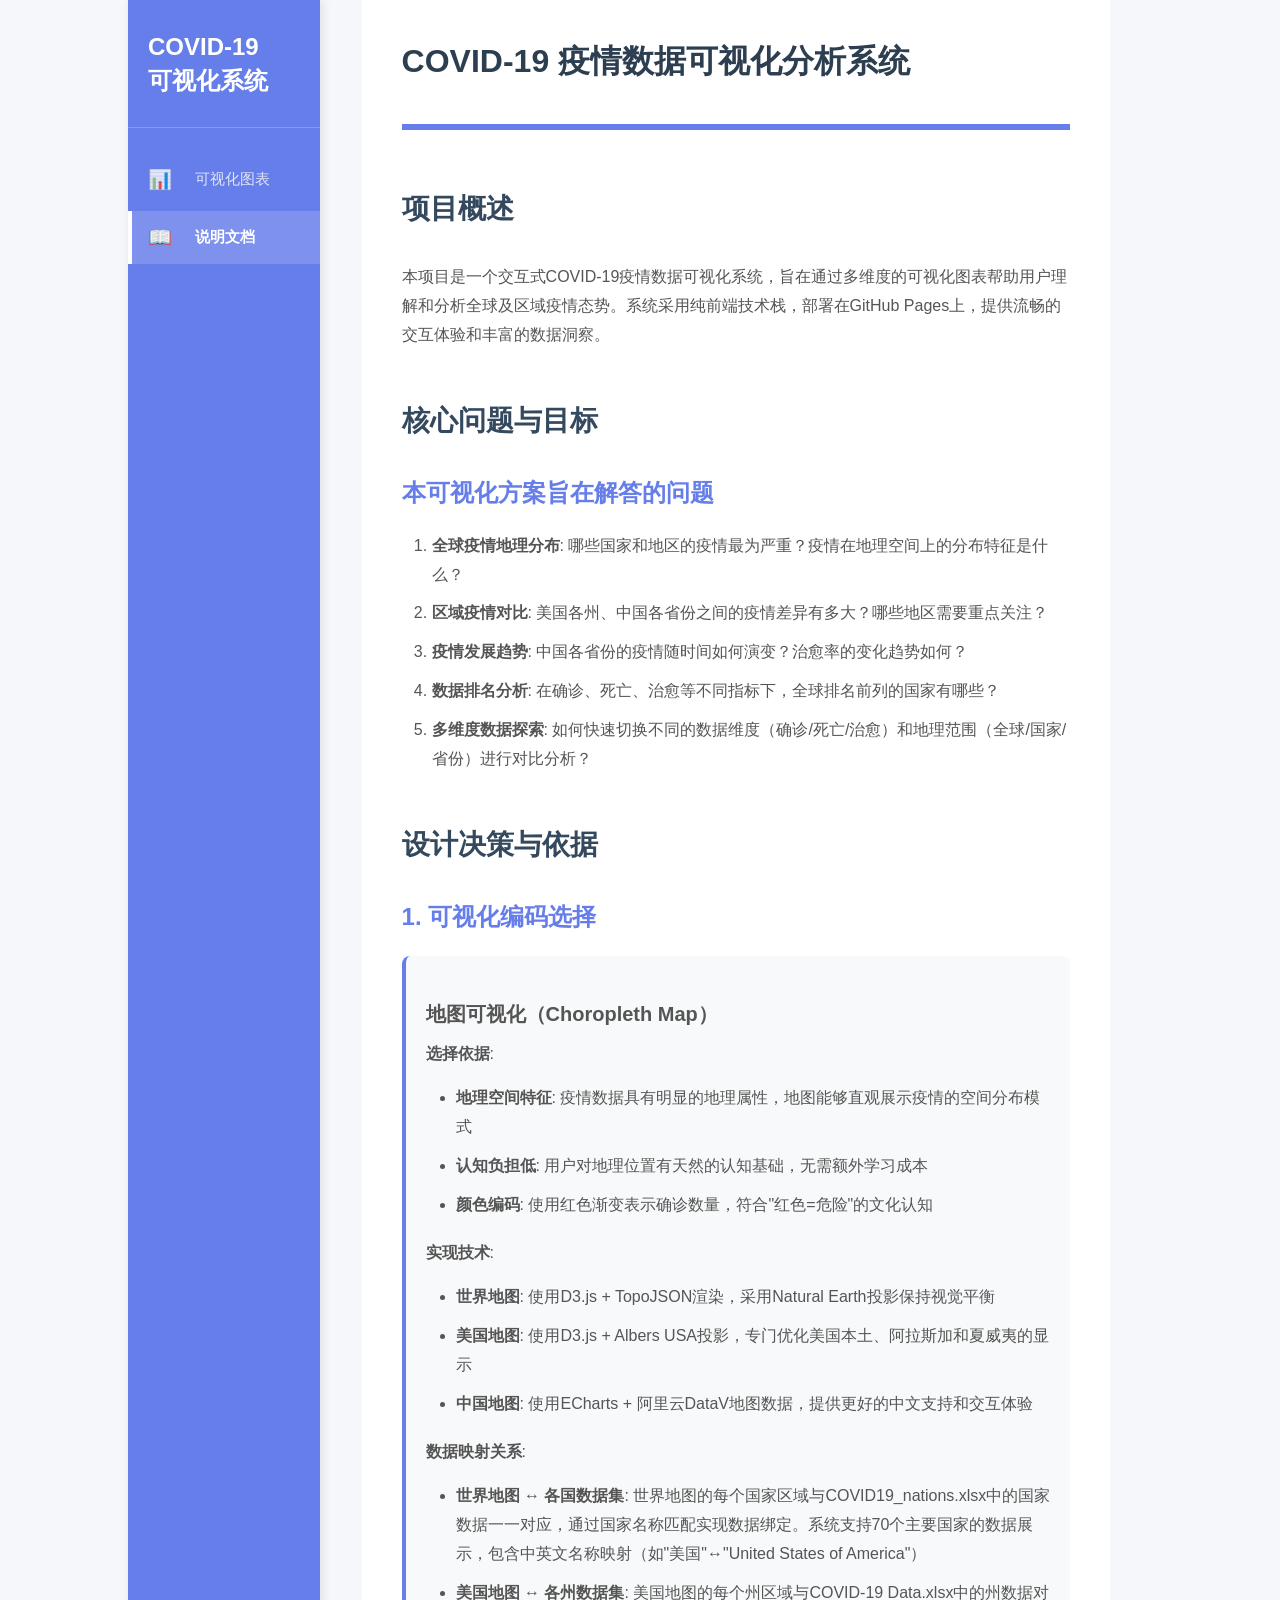
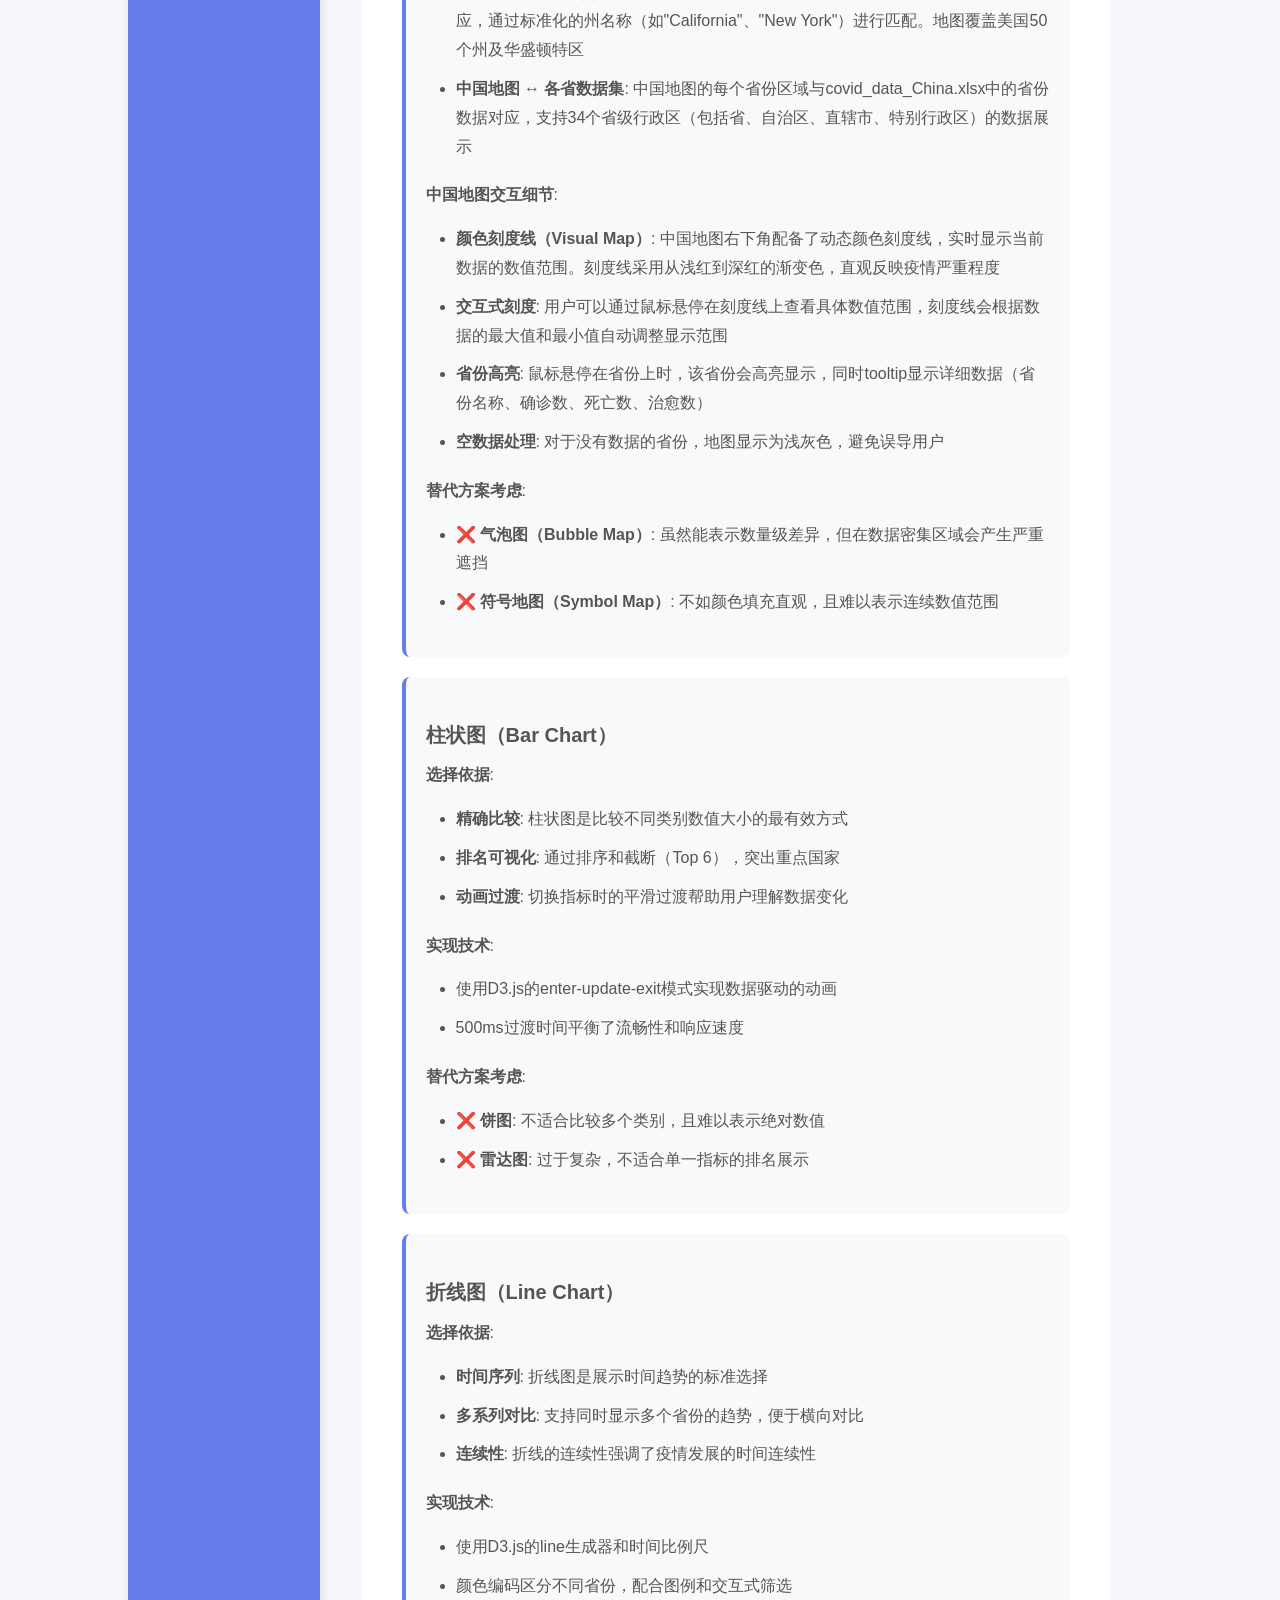
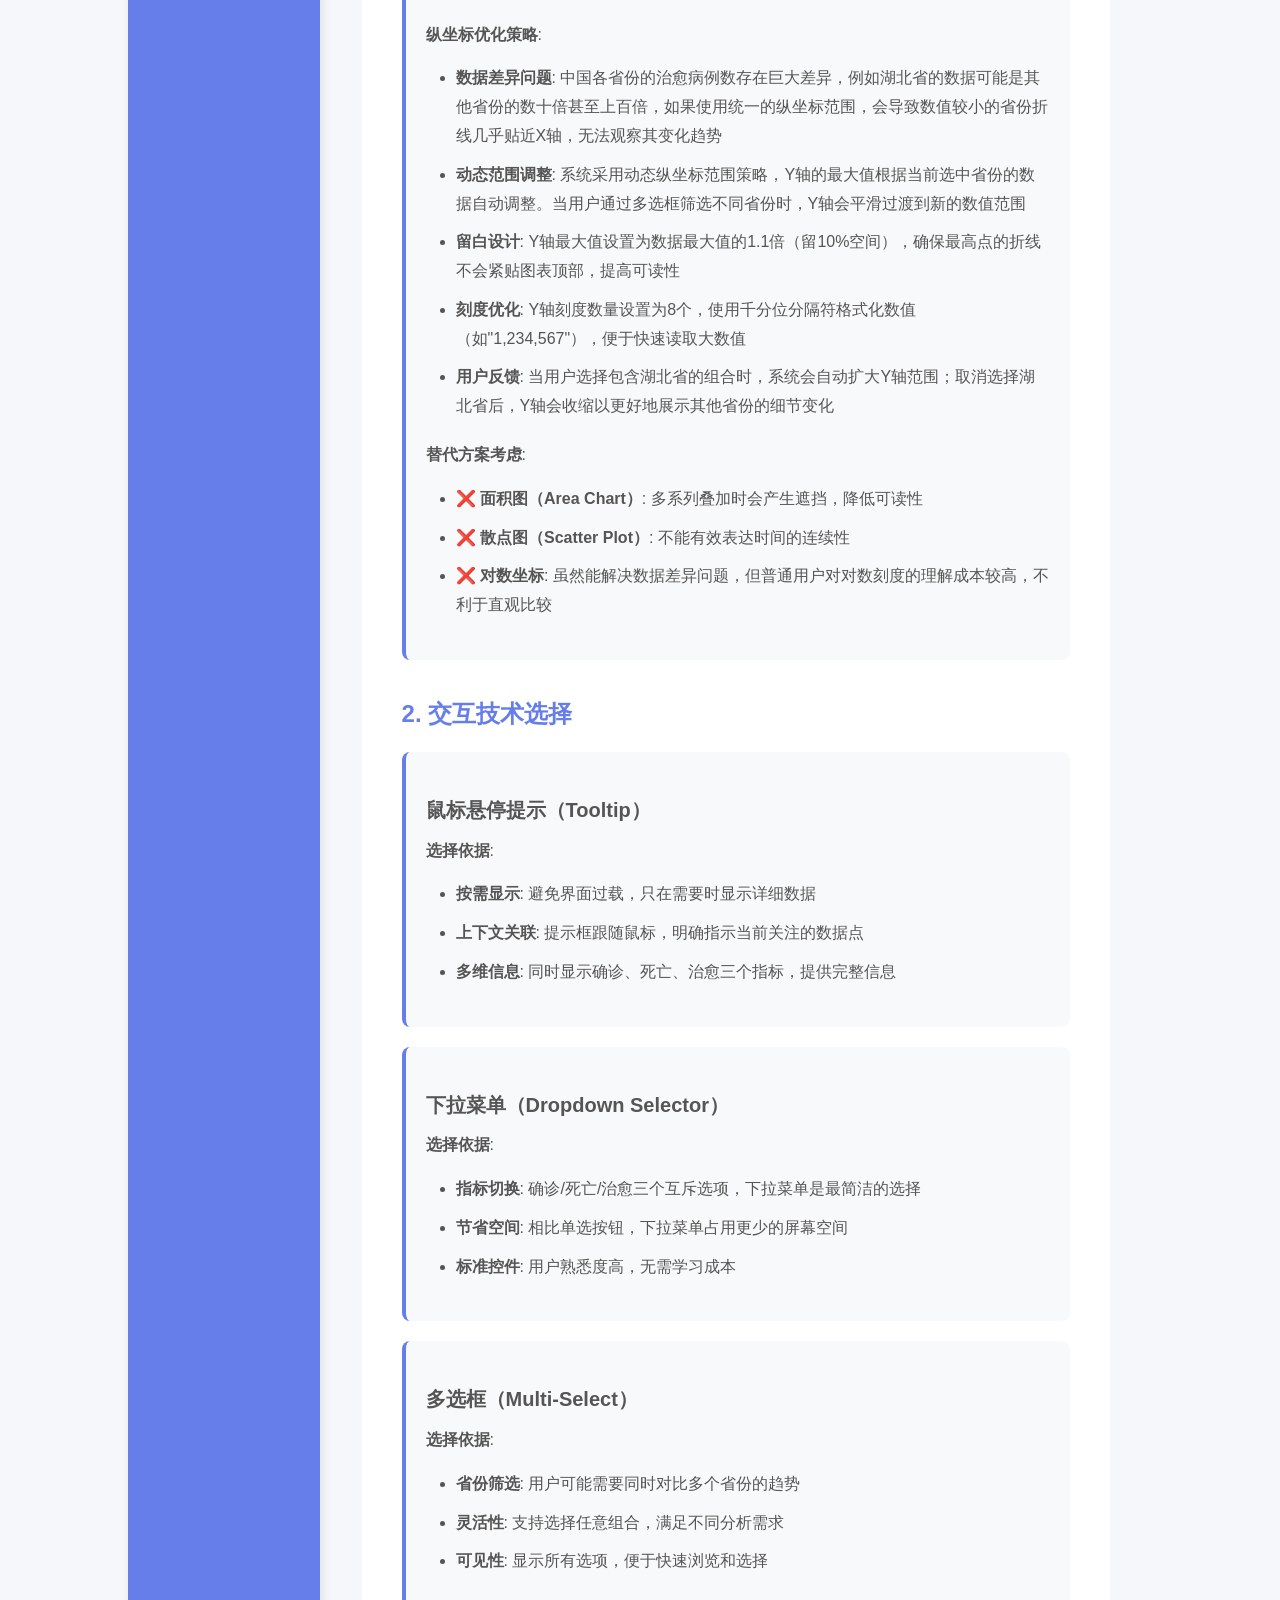
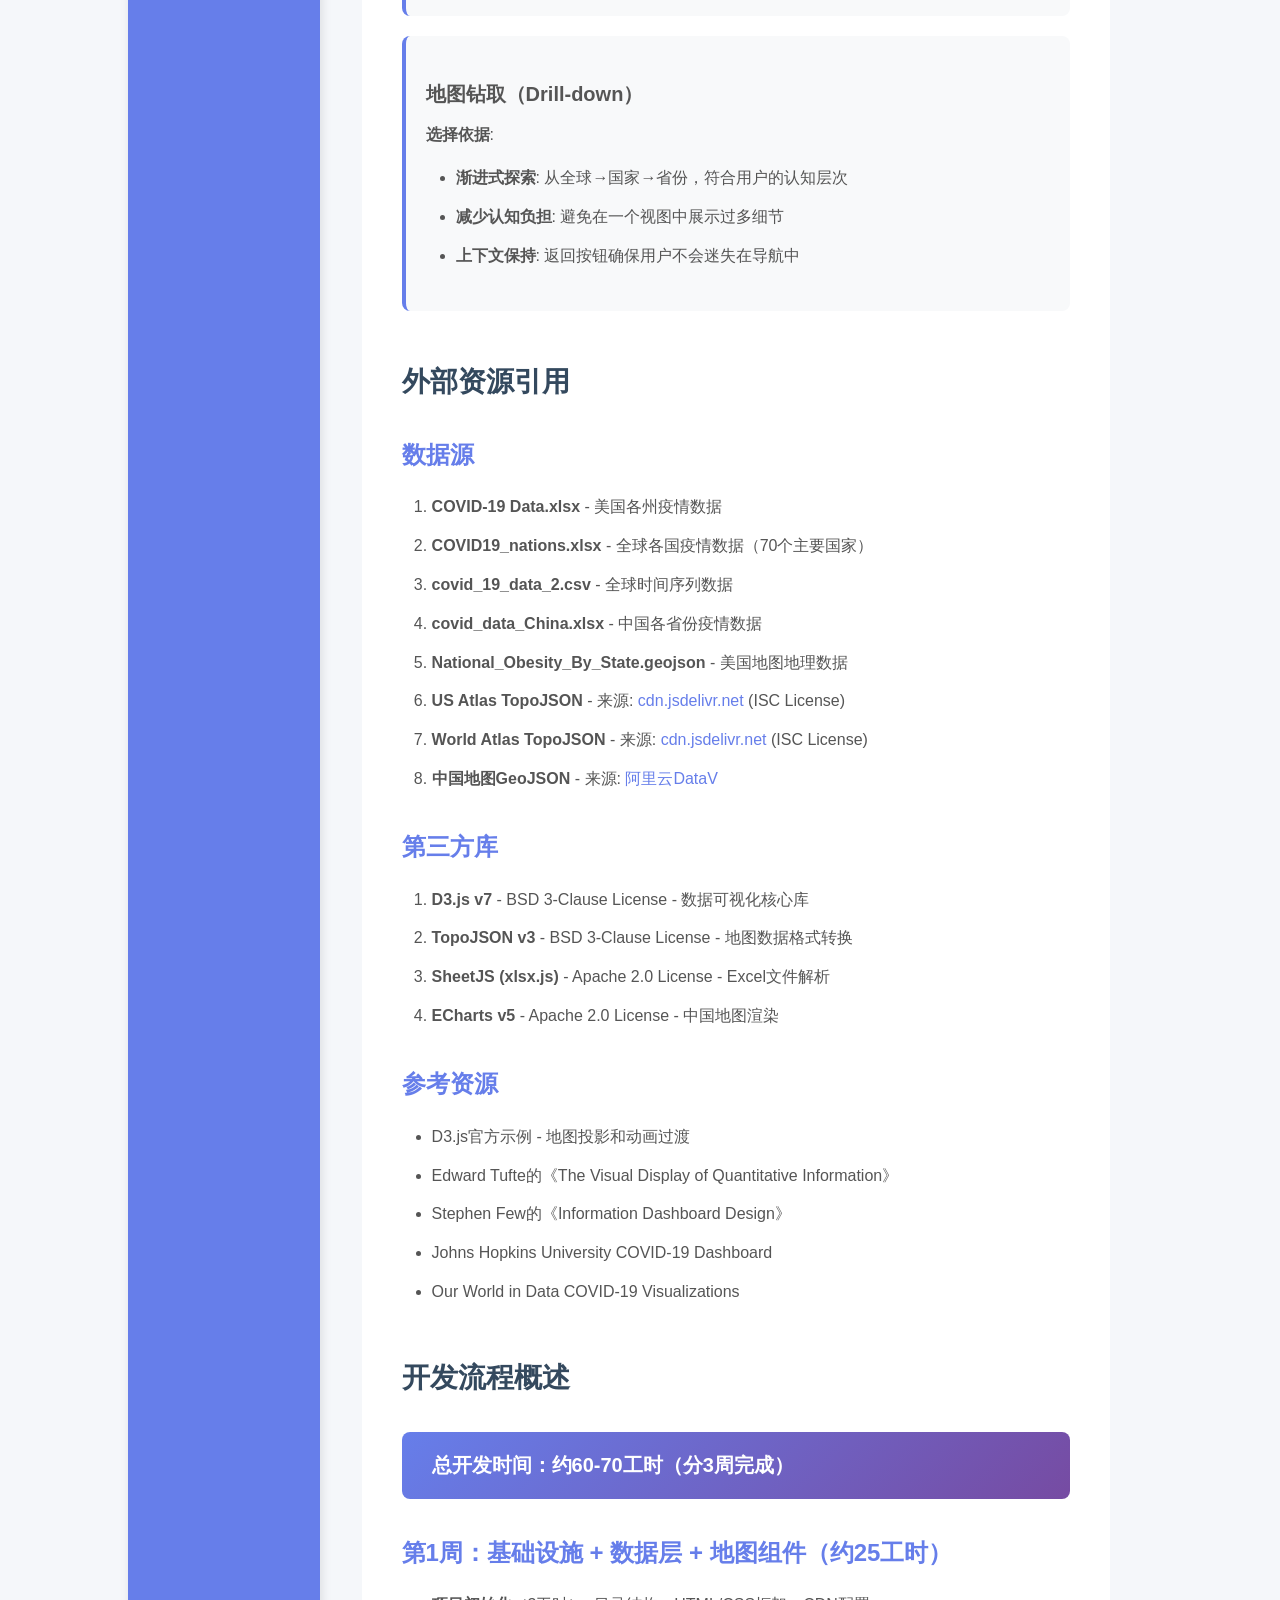
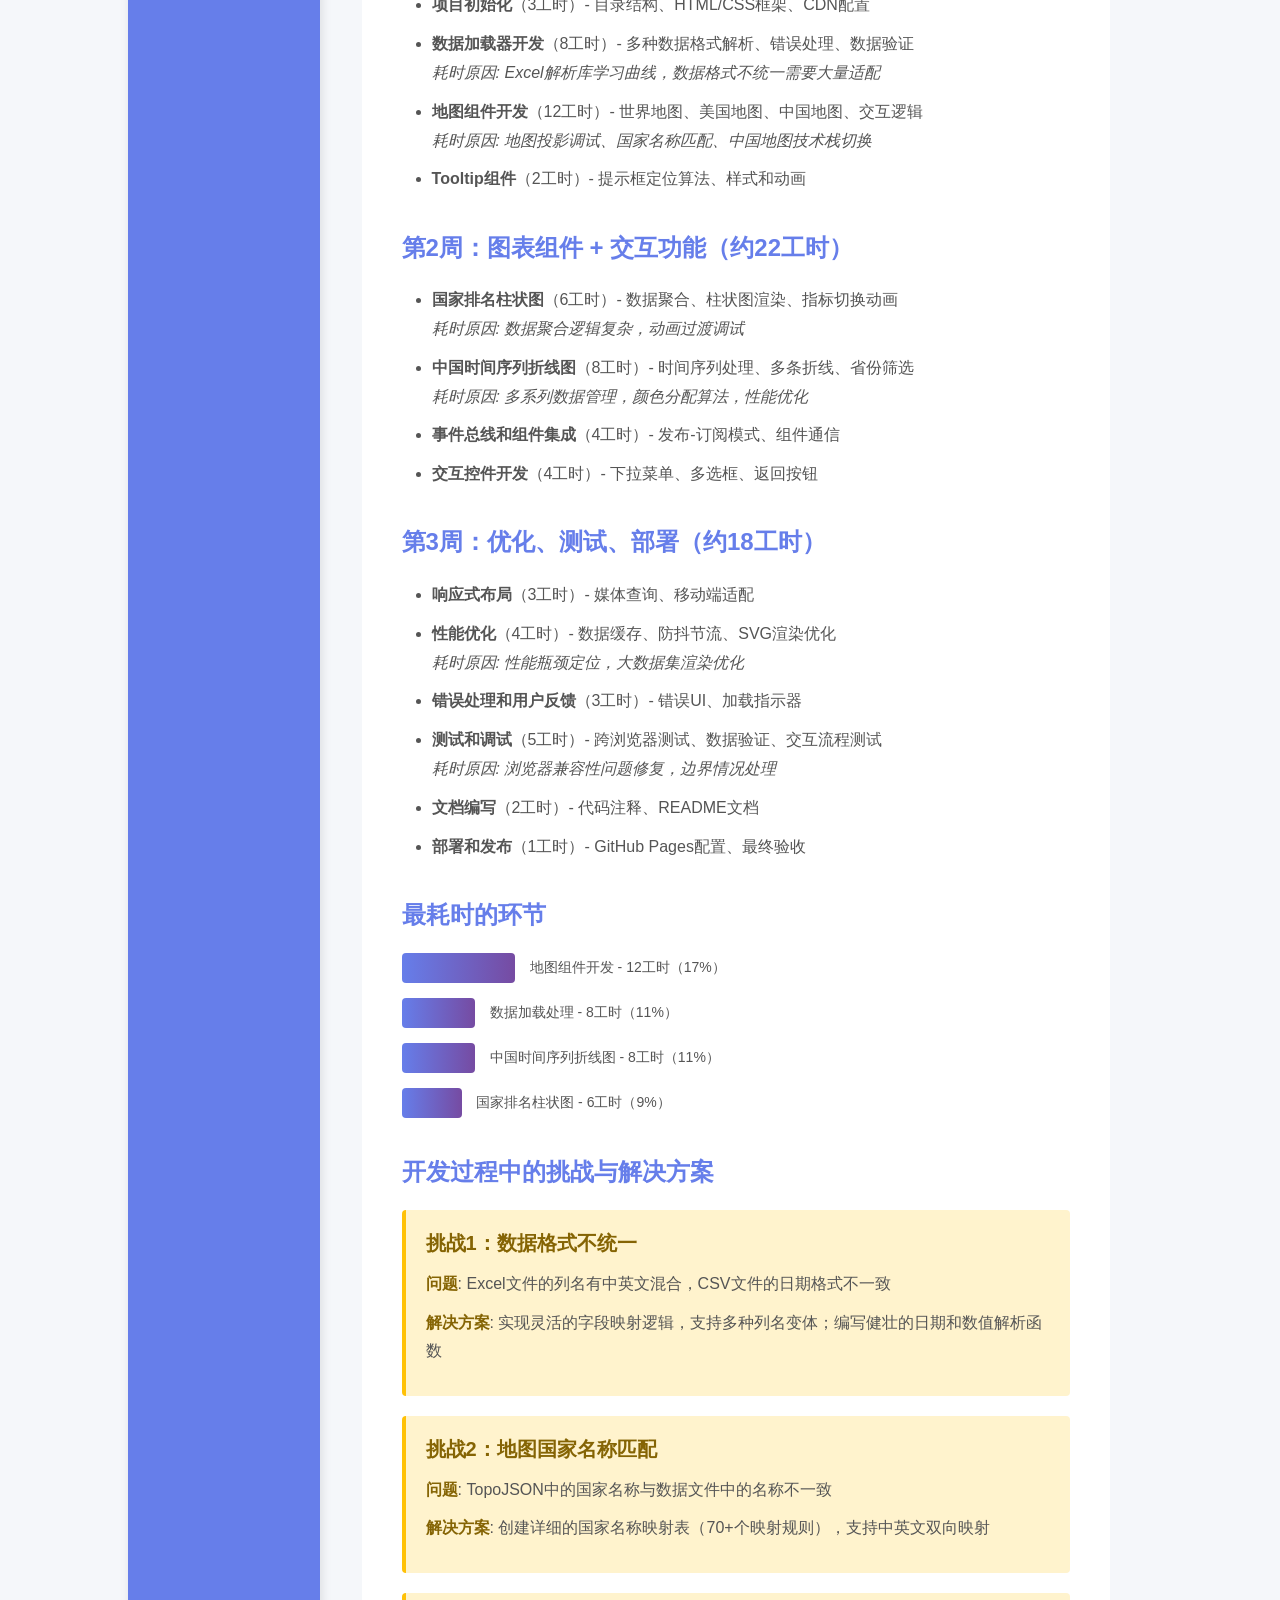
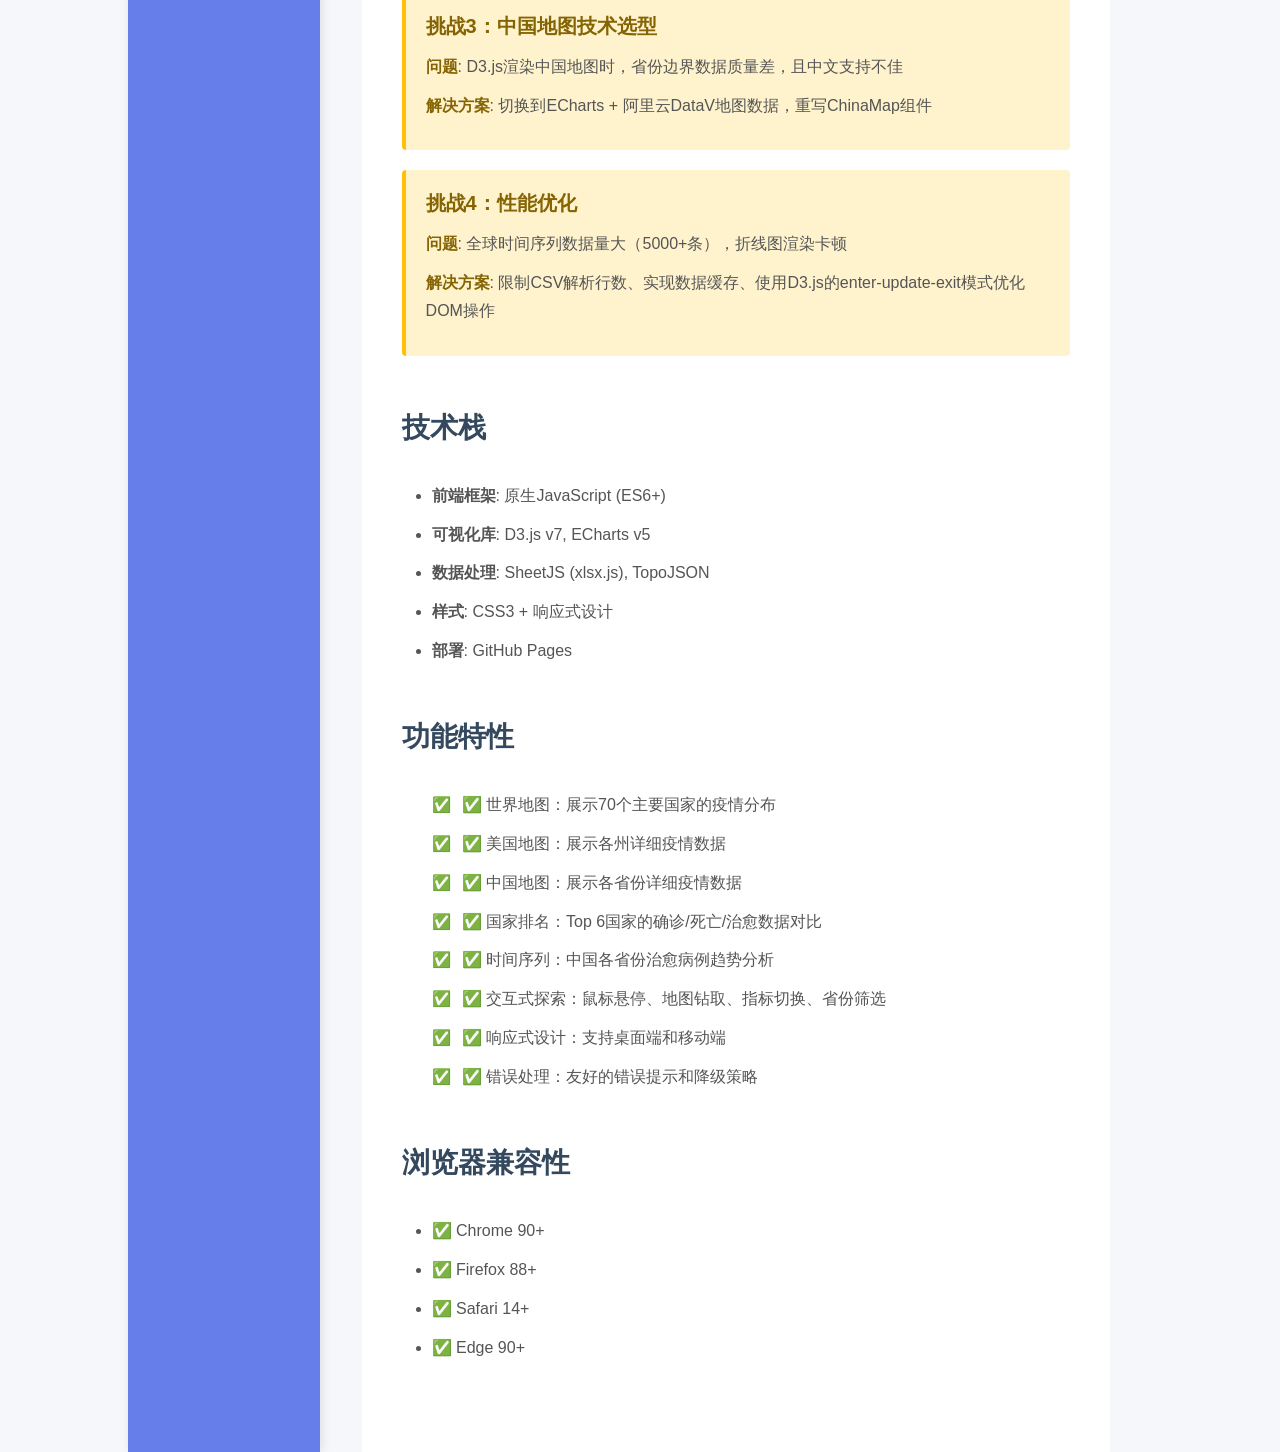
<file: documentation.html>
<!DOCTYPE html>
<html lang="zh-CN">
<head>
  <meta charset="UTF-8">
  <meta name="viewport" content="width=device-width, initial-scale=1.0">
  <title>项目说明文档 - COVID-19 疫情数据可视化分析系统</title>
  <link rel="stylesheet" href="https://XxiHee22.github.io/visualization2/css/navigation.css">
  <link rel="stylesheet" href="https://XxiHee22.github.io/visualization2/css/documentation.css">
</head>
<body>
  <div class="container-wrapper">
    <!-- 左侧空白 -->
    <div class="left-space"></div>
    
    <!-- 左侧导航栏 -->
    <nav class="sidebar">
      <div class="sidebar-header">
        <h2>COVID-19<br>可视化系统</h2>
      </div>
      <ul class="nav-menu">
        <li class="nav-item">
          <a href="index.html" class="nav-link">
            <span class="nav-icon">📊</span>
            <span class="nav-text">可视化图表</span>
          </a>
        </li>
        <li class="nav-item active">
          <a href="documentation.html" class="nav-link">
            <span class="nav-icon">📖</span>
            <span class="nav-text">说明文档</span>
          </a>
        </li>
      </ul>
    </nav>

    <!-- 主内容区域 -->
    <main class="main-content">
    <div class="doc-container">
      <h1>COVID-19 疫情数据可视化分析系统</h1>
      
      <section class="doc-section">
        <h2>项目概述</h2>
        <p>本项目是一个交互式COVID-19疫情数据可视化系统，旨在通过多维度的可视化图表帮助用户理解和分析全球及区域疫情态势。系统采用纯前端技术栈，部署在GitHub Pages上，提供流畅的交互体验和丰富的数据洞察。</p>
      </section>

      <section class="doc-section">
        <h2>核心问题与目标</h2>
        <h3>本可视化方案旨在解答的问题</h3>
        <ol>
          <li><strong>全球疫情地理分布</strong>: 哪些国家和地区的疫情最为严重？疫情在地理空间上的分布特征是什么？</li>
          <li><strong>区域疫情对比</strong>: 美国各州、中国各省份之间的疫情差异有多大？哪些地区需要重点关注？</li>
          <li><strong>疫情发展趋势</strong>: 中国各省份的疫情随时间如何演变？治愈率的变化趋势如何？</li>
          <li><strong>数据排名分析</strong>: 在确诊、死亡、治愈等不同指标下，全球排名前列的国家有哪些？</li>
          <li><strong>多维度数据探索</strong>: 如何快速切换不同的数据维度（确诊/死亡/治愈）和地理范围（全球/国家/省份）进行对比分析？</li>
        </ol>
      </section>

      <section class="doc-section">
        <h2>设计决策与依据</h2>
        
        <h3>1. 可视化编码选择</h3>
        
        <div class="subsection">
          <h4>地图可视化（Choropleth Map）</h4>
          <p><strong>选择依据</strong>:</p>
          <ul>
            <li><strong>地理空间特征</strong>: 疫情数据具有明显的地理属性，地图能够直观展示疫情的空间分布模式</li>
            <li><strong>认知负担低</strong>: 用户对地理位置有天然的认知基础，无需额外学习成本</li>
            <li><strong>颜色编码</strong>: 使用红色渐变表示确诊数量，符合"红色=危险"的文化认知</li>
          </ul>
          
          <p><strong>实现技术</strong>:</p>
          <ul>
            <li><strong>世界地图</strong>: 使用D3.js + TopoJSON渲染，采用Natural Earth投影保持视觉平衡</li>
            <li><strong>美国地图</strong>: 使用D3.js + Albers USA投影，专门优化美国本土、阿拉斯加和夏威夷的显示</li>
            <li><strong>中国地图</strong>: 使用ECharts + 阿里云DataV地图数据，提供更好的中文支持和交互体验</li>
          </ul>
          
          <p><strong>数据映射关系</strong>:</p>
          <ul>
            <li><strong>世界地图 ↔ 各国数据集</strong>: 世界地图的每个国家区域与COVID19_nations.xlsx中的国家数据一一对应，通过国家名称匹配实现数据绑定。系统支持70个主要国家的数据展示，包含中英文名称映射（如"美国"↔"United States of America"）</li>
            <li><strong>美国地图 ↔ 各州数据集</strong>: 美国地图的每个州区域与COVID-19 Data.xlsx中的州数据对应，通过标准化的州名称（如"California"、"New York"）进行匹配。地图覆盖美国50个州及华盛顿特区</li>
            <li><strong>中国地图 ↔ 各省数据集</strong>: 中国地图的每个省份区域与covid_data_China.xlsx中的省份数据对应，支持34个省级行政区（包括省、自治区、直辖市、特别行政区）的数据展示</li>
          </ul>
          
          <p><strong>中国地图交互细节</strong>:</p>
          <ul>
            <li><strong>颜色刻度线（Visual Map）</strong>: 中国地图右下角配备了动态颜色刻度线，实时显示当前数据的数值范围。刻度线采用从浅红到深红的渐变色，直观反映疫情严重程度</li>
            <li><strong>交互式刻度</strong>: 用户可以通过鼠标悬停在刻度线上查看具体数值范围，刻度线会根据数据的最大值和最小值自动调整显示范围</li>
            <li><strong>省份高亮</strong>: 鼠标悬停在省份上时，该省份会高亮显示，同时tooltip显示详细数据（省份名称、确诊数、死亡数、治愈数）</li>
            <li><strong>空数据处理</strong>: 对于没有数据的省份，地图显示为浅灰色，避免误导用户</li>
          </ul>
          
          <p><strong>替代方案考虑</strong>:</p>
          <ul>
            <li>❌ <strong>气泡图（Bubble Map）</strong>: 虽然能表示数量级差异，但在数据密集区域会产生严重遮挡</li>
            <li>❌ <strong>符号地图（Symbol Map）</strong>: 不如颜色填充直观，且难以表示连续数值范围</li>
          </ul>
        </div>

        <div class="subsection">
          <h4>柱状图（Bar Chart）</h4>
          <p><strong>选择依据</strong>:</p>
          <ul>
            <li><strong>精确比较</strong>: 柱状图是比较不同类别数值大小的最有效方式</li>
            <li><strong>排名可视化</strong>: 通过排序和截断（Top 6），突出重点国家</li>
            <li><strong>动画过渡</strong>: 切换指标时的平滑过渡帮助用户理解数据变化</li>
          </ul>
          
          <p><strong>实现技术</strong>:</p>
          <ul>
            <li>使用D3.js的enter-update-exit模式实现数据驱动的动画</li>
            <li>500ms过渡时间平衡了流畅性和响应速度</li>
          </ul>
          
          <p><strong>替代方案考虑</strong>:</p>
          <ul>
            <li>❌ <strong>饼图</strong>: 不适合比较多个类别，且难以表示绝对数值</li>
            <li>❌ <strong>雷达图</strong>: 过于复杂，不适合单一指标的排名展示</li>
          </ul>
        </div>

        <div class="subsection">
          <h4>折线图（Line Chart）</h4>
          <p><strong>选择依据</strong>:</p>
          <ul>
            <li><strong>时间序列</strong>: 折线图是展示时间趋势的标准选择</li>
            <li><strong>多系列对比</strong>: 支持同时显示多个省份的趋势，便于横向对比</li>
            <li><strong>连续性</strong>: 折线的连续性强调了疫情发展的时间连续性</li>
          </ul>
          
          <p><strong>实现技术</strong>:</p>
          <ul>
            <li>使用D3.js的line生成器和时间比例尺</li>
            <li>颜色编码区分不同省份，配合图例和交互式筛选</li>
          </ul>
          
          <p><strong>纵坐标优化策略</strong>:</p>
          <ul>
            <li><strong>数据差异问题</strong>: 中国各省份的治愈病例数存在巨大差异，例如湖北省的数据可能是其他省份的数十倍甚至上百倍，如果使用统一的纵坐标范围，会导致数值较小的省份折线几乎贴近X轴，无法观察其变化趋势</li>
            <li><strong>动态范围调整</strong>: 系统采用动态纵坐标范围策略，Y轴的最大值根据当前选中省份的数据自动调整。当用户通过多选框筛选不同省份时，Y轴会平滑过渡到新的数值范围</li>
            <li><strong>留白设计</strong>: Y轴最大值设置为数据最大值的1.1倍（留10%空间），确保最高点的折线不会紧贴图表顶部，提高可读性</li>
            <li><strong>刻度优化</strong>: Y轴刻度数量设置为8个，使用千分位分隔符格式化数值（如"1,234,567"），便于快速读取大数值</li>
            <li><strong>用户反馈</strong>: 当用户选择包含湖北省的组合时，系统会自动扩大Y轴范围；取消选择湖北省后，Y轴会收缩以更好地展示其他省份的细节变化</li>
          </ul>
          
          <p><strong>替代方案考虑</strong>:</p>
          <ul>
            <li>❌ <strong>面积图（Area Chart）</strong>: 多系列叠加时会产生遮挡，降低可读性</li>
            <li>❌ <strong>散点图（Scatter Plot）</strong>: 不能有效表达时间的连续性</li>
            <li>❌ <strong>对数坐标</strong>: 虽然能解决数据差异问题，但普通用户对对数刻度的理解成本较高，不利于直观比较</li>
          </ul>
        </div>

        <h3>2. 交互技术选择</h3>
        
        <div class="subsection">
          <h4>鼠标悬停提示（Tooltip）</h4>
          <p><strong>选择依据</strong>:</p>
          <ul>
            <li><strong>按需显示</strong>: 避免界面过载，只在需要时显示详细数据</li>
            <li><strong>上下文关联</strong>: 提示框跟随鼠标，明确指示当前关注的数据点</li>
            <li><strong>多维信息</strong>: 同时显示确诊、死亡、治愈三个指标，提供完整信息</li>
          </ul>
        </div>

        <div class="subsection">
          <h4>下拉菜单（Dropdown Selector）</h4>
          <p><strong>选择依据</strong>:</p>
          <ul>
            <li><strong>指标切换</strong>: 确诊/死亡/治愈三个互斥选项，下拉菜单是最简洁的选择</li>
            <li><strong>节省空间</strong>: 相比单选按钮，下拉菜单占用更少的屏幕空间</li>
            <li><strong>标准控件</strong>: 用户熟悉度高，无需学习成本</li>
          </ul>
        </div>

        <div class="subsection">
          <h4>多选框（Multi-Select）</h4>
          <p><strong>选择依据</strong>:</p>
          <ul>
            <li><strong>省份筛选</strong>: 用户可能需要同时对比多个省份的趋势</li>
            <li><strong>灵活性</strong>: 支持选择任意组合，满足不同分析需求</li>
            <li><strong>可见性</strong>: 显示所有选项，便于快速浏览和选择</li>
          </ul>
        </div>

        <div class="subsection">
          <h4>地图钻取（Drill-down）</h4>
          <p><strong>选择依据</strong>:</p>
          <ul>
            <li><strong>渐进式探索</strong>: 从全球→国家→省份，符合用户的认知层次</li>
            <li><strong>减少认知负担</strong>: 避免在一个视图中展示过多细节</li>
            <li><strong>上下文保持</strong>: 返回按钮确保用户不会迷失在导航中</li>
          </ul>
        </div>
      </section>

      <section class="doc-section">
        <h2>外部资源引用</h2>
        
        <h3>数据源</h3>
        <ol>
          <li><strong>COVID-19 Data.xlsx</strong> - 美国各州疫情数据</li>
          <li><strong>COVID19_nations.xlsx</strong> - 全球各国疫情数据（70个主要国家）</li>
          <li><strong>covid_19_data_2.csv</strong> - 全球时间序列数据</li>
          <li><strong>covid_data_China.xlsx</strong> - 中国各省份疫情数据</li>
          <li><strong>National_Obesity_By_State.geojson</strong> - 美国地图地理数据</li>
          <li><strong>US Atlas TopoJSON</strong> - 来源: <a href="https://cdn.jsdelivr.net/npm/us-atlas@3/states-10m.json" target="_blank">cdn.jsdelivr.net</a> (ISC License)</li>
          <li><strong>World Atlas TopoJSON</strong> - 来源: <a href="https://cdn.jsdelivr.net/npm/world-atlas@2/countries-110m.json" target="_blank">cdn.jsdelivr.net</a> (ISC License)</li>
          <li><strong>中国地图GeoJSON</strong> - 来源: <a href="https://geo.datav.aliyun.com/areas_v3/bound/100000_full.json" target="_blank">阿里云DataV</a></li>
        </ol>

        <h3>第三方库</h3>
        <ol>
          <li><strong>D3.js v7</strong> - BSD 3-Clause License - 数据可视化核心库</li>
          <li><strong>TopoJSON v3</strong> - BSD 3-Clause License - 地图数据格式转换</li>
          <li><strong>SheetJS (xlsx.js)</strong> - Apache 2.0 License - Excel文件解析</li>
          <li><strong>ECharts v5</strong> - Apache 2.0 License - 中国地图渲染</li>
        </ol>

        <h3>参考资源</h3>
        <ul>
          <li>D3.js官方示例 - 地图投影和动画过渡</li>
          <li>Edward Tufte的《The Visual Display of Quantitative Information》</li>
          <li>Stephen Few的《Information Dashboard Design》</li>
          <li>Johns Hopkins University COVID-19 Dashboard</li>
          <li>Our World in Data COVID-19 Visualizations</li>
        </ul>
      </section>

      <section class="doc-section">
        <h2>开发流程概述</h2>
        
        <div class="highlight-box">
          <h3>总开发时间：约60-70工时（分3周完成）</h3>
        </div>

        <h3>第1周：基础设施 + 数据层 + 地图组件（约25工时）</h3>
        <ul>
          <li><strong>项目初始化</strong>（3工时）- 目录结构、HTML/CSS框架、CDN配置</li>
          <li><strong>数据加载器开发</strong>（8工时）- 多种数据格式解析、错误处理、数据验证
            <br><em>耗时原因: Excel解析库学习曲线，数据格式不统一需要大量适配</em>
          </li>
          <li><strong>地图组件开发</strong>（12工时）- 世界地图、美国地图、中国地图、交互逻辑
            <br><em>耗时原因: 地图投影调试、国家名称匹配、中国地图技术栈切换</em>
          </li>
          <li><strong>Tooltip组件</strong>（2工时）- 提示框定位算法、样式和动画</li>
        </ul>

        <h3>第2周：图表组件 + 交互功能（约22工时）</h3>
        <ul>
          <li><strong>国家排名柱状图</strong>（6工时）- 数据聚合、柱状图渲染、指标切换动画
            <br><em>耗时原因: 数据聚合逻辑复杂，动画过渡调试</em>
          </li>
          <li><strong>中国时间序列折线图</strong>（8工时）- 时间序列处理、多条折线、省份筛选
            <br><em>耗时原因: 多系列数据管理，颜色分配算法，性能优化</em>
          </li>
          <li><strong>事件总线和组件集成</strong>（4工时）- 发布-订阅模式、组件通信</li>
          <li><strong>交互控件开发</strong>（4工时）- 下拉菜单、多选框、返回按钮</li>
        </ul>

        <h3>第3周：优化、测试、部署（约18工时）</h3>
        <ul>
          <li><strong>响应式布局</strong>（3工时）- 媒体查询、移动端适配</li>
          <li><strong>性能优化</strong>（4工时）- 数据缓存、防抖节流、SVG渲染优化
            <br><em>耗时原因: 性能瓶颈定位，大数据集渲染优化</em>
          </li>
          <li><strong>错误处理和用户反馈</strong>（3工时）- 错误UI、加载指示器</li>
          <li><strong>测试和调试</strong>（5工时）- 跨浏览器测试、数据验证、交互流程测试
            <br><em>耗时原因: 浏览器兼容性问题修复，边界情况处理</em>
          </li>
          <li><strong>文档编写</strong>（2工时）- 代码注释、README文档</li>
          <li><strong>部署和发布</strong>（1工时）- GitHub Pages配置、最终验收</li>
        </ul>

        <h3>最耗时的环节</h3>
        <div class="time-breakdown">
          <div class="time-item">
            <div class="time-bar" style="width: 17%;"></div>
            <span class="time-label">地图组件开发 - 12工时（17%）</span>
          </div>
          <div class="time-item">
            <div class="time-bar" style="width: 11%;"></div>
            <span class="time-label">数据加载处理 - 8工时（11%）</span>
          </div>
          <div class="time-item">
            <div class="time-bar" style="width: 11%;"></div>
            <span class="time-label">中国时间序列折线图 - 8工时（11%）</span>
          </div>
          <div class="time-item">
            <div class="time-bar" style="width: 9%;"></div>
            <span class="time-label">国家排名柱状图 - 6工时（9%）</span>
          </div>
        </div>

        <h3>开发过程中的挑战与解决方案</h3>
        <div class="challenge-box">
          <h4>挑战1：数据格式不统一</h4>
          <p><strong>问题</strong>: Excel文件的列名有中英文混合，CSV文件的日期格式不一致</p>
          <p><strong>解决方案</strong>: 实现灵活的字段映射逻辑，支持多种列名变体；编写健壮的日期和数值解析函数</p>
        </div>

        <div class="challenge-box">
          <h4>挑战2：地图国家名称匹配</h4>
          <p><strong>问题</strong>: TopoJSON中的国家名称与数据文件中的名称不一致</p>
          <p><strong>解决方案</strong>: 创建详细的国家名称映射表（70+个映射规则），支持中英文双向映射</p>
        </div>

        <div class="challenge-box">
          <h4>挑战3：中国地图技术选型</h4>
          <p><strong>问题</strong>: D3.js渲染中国地图时，省份边界数据质量差，且中文支持不佳</p>
          <p><strong>解决方案</strong>: 切换到ECharts + 阿里云DataV地图数据，重写ChinaMap组件</p>
        </div>

        <div class="challenge-box">
          <h4>挑战4：性能优化</h4>
          <p><strong>问题</strong>: 全球时间序列数据量大（5000+条），折线图渲染卡顿</p>
          <p><strong>解决方案</strong>: 限制CSV解析行数、实现数据缓存、使用D3.js的enter-update-exit模式优化DOM操作</p>
        </div>
      </section>

      <section class="doc-section">
        <h2>技术栈</h2>
        <ul>
          <li><strong>前端框架</strong>: 原生JavaScript (ES6+)</li>
          <li><strong>可视化库</strong>: D3.js v7, ECharts v5</li>
          <li><strong>数据处理</strong>: SheetJS (xlsx.js), TopoJSON</li>
          <li><strong>样式</strong>: CSS3 + 响应式设计</li>
          <li><strong>部署</strong>: GitHub Pages</li>
        </ul>
      </section>

      <section class="doc-section">
        <h2>功能特性</h2>
        <ul class="feature-list">
          <li>✅ 世界地图：展示70个主要国家的疫情分布</li>
          <li>✅ 美国地图：展示各州详细疫情数据</li>
          <li>✅ 中国地图：展示各省份详细疫情数据</li>
          <li>✅ 国家排名：Top 6国家的确诊/死亡/治愈数据对比</li>
          <li>✅ 时间序列：中国各省份治愈病例趋势分析</li>
          <li>✅ 交互式探索：鼠标悬停、地图钻取、指标切换、省份筛选</li>
          <li>✅ 响应式设计：支持桌面端和移动端</li>
          <li>✅ 错误处理：友好的错误提示和降级策略</li>
        </ul>
      </section>

      <section class="doc-section">
        <h2>浏览器兼容性</h2>
        <ul>
          <li>✅ Chrome 90+</li>
          <li>✅ Firefox 88+</li>
          <li>✅ Safari 14+</li>
          <li>✅ Edge 90+</li>
        </ul>
      </section>
    </div>
  </main>
  
  <!-- 右侧空白 -->
  <div class="right-space"></div>
  </div>
</body>
</html>
</file>
